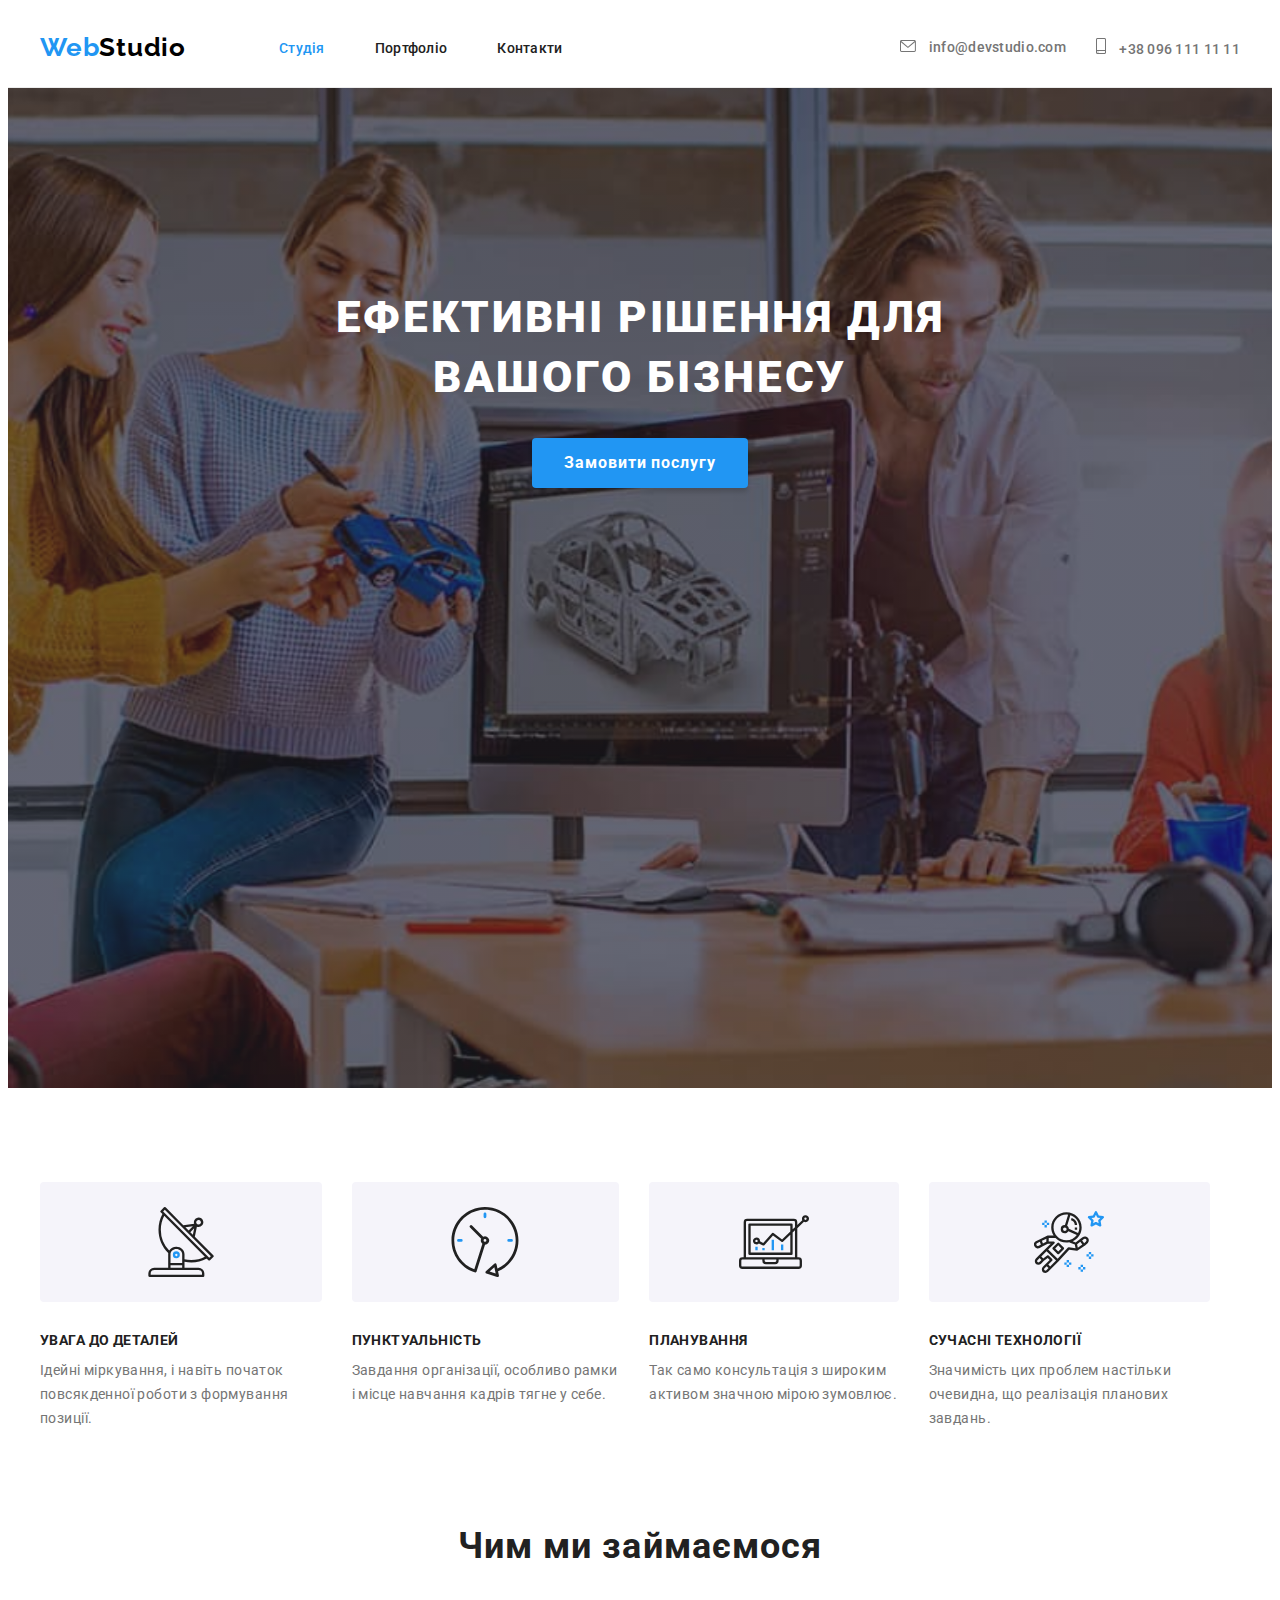
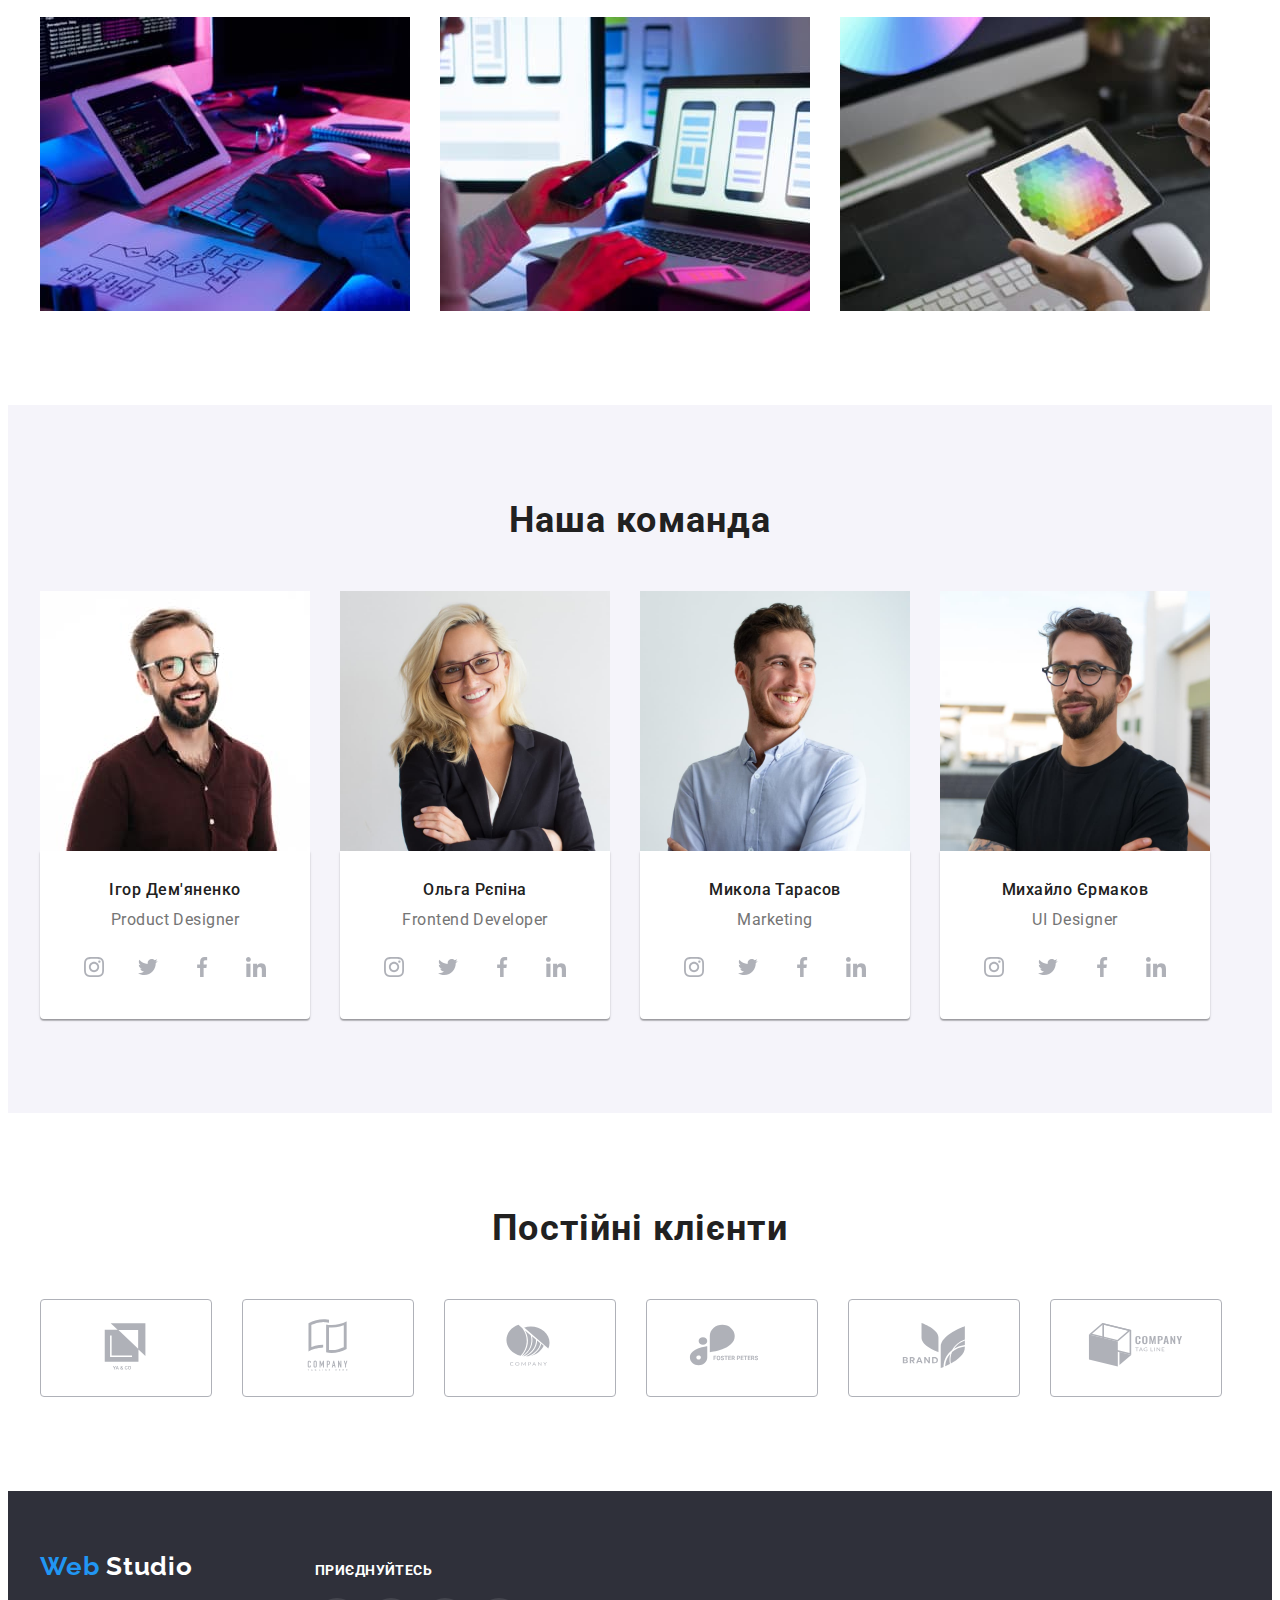
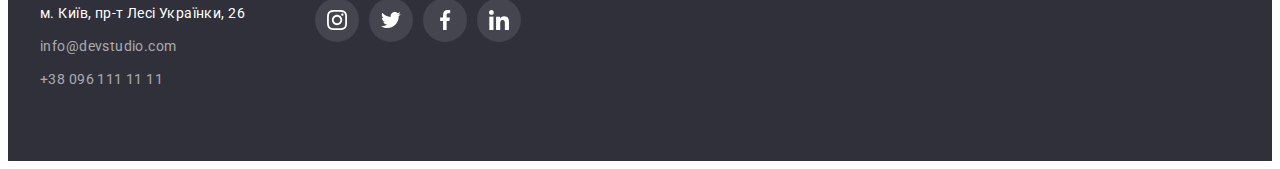
<file: index.html>
<!DOCTYPE html>
<html lang="uk">
  <head>
    <meta charset="UTF-8" />
    <meta http-equiv="X-UA-Compatible" content="IE=edge" />
    <meta name="viewport" content="width=device-width, initial-scale=1.0" />
    <title><hw-04></title>
    <link rel="preconnect" href="https://fonts.googleapis.com" />
    <link rel="preconnect" href="https://fonts.gstatic.com" crossorigin />
    <link
      href="https://fonts.googleapis.com/css2?family=Raleway:wght@700&family=Roboto:wght@400;500;700;900&display=swap"
      rel="stylesheet"
    />
    <link
      rel="stylesheet"
      href="https://cdnjs.cloudflare.com/ajax/libs/modern-normalize/1.0.0/modern-normalize.min.css"
      integrity="sha512-ISS7cAi1PEhQ8jnbJpJZMd29NlhNj4AWYyLOSp2CE/CsHxTCu+r+t0D2yoJudVrd0/8fTVPUVDzY5Tvli75u/g=="
      crossorigin="anonymous"
    />
    <link rel="stylesheet" href="./css/styles.css" />
  </head>

  <body>
    <header>
      <div class="container">
        <div class="header-page">
          <nav class="menu-nav">
            <a href="/" class="logo"><span class="accent">Web</span>Studio</a>
            <ul class="site-nav">
              <li class="item">
                <a href="./index.html" class="link current">Студія</a>
              </li>
              <li class="item">
                <a href="./portfolio.html" class="link">Портфоліо</a>
              </li>
              <li class="item">
                <a href="#" class="link">Контакти</a>
              </li>
            </ul>
          </nav>

          <ul class="contact-data">
            <li class="email">
              <a href="mailto:info@devstudio.com" class="envelope-link">
                                         
              <svg class="envelope" width="16px" height="12px">
                <use href="./img/icons.svg#icon-envelope"></use>
              </svg> info@devstudio.com</a>               
                               
            </li>
            <li class="tel"> 
              <a href="tel:+380961111111" class="smartphone-link">          
              <svg class="smartphone" width="10px" height="16px">
                <use href="./img/icons.svg#icon-smartphone"></use>
              </svg>
          +38 096 111 11 11</a>
            </li>
          </ul>
        </div>
      </div>
    </header>

    <main>
      <section class="hero">
        <div class="container">
          <h1 class="hero-title">Ефективні рішення для вашого бізнесу</h1>
          <button type="button" class="button">Замовити послугу</button>
        </div>
      </section>

      <section class="section fearure">
        <div class="container">
          <ul class="fearure-list">
            <li class="fearure-item">
              <div class="icon-fearure">
                <svg width="70px" height="70px">
                  <use href="./img/icons.svg#icon-antenna"></use>
                </svg>
              </div>
              <h3 class="fearures-title">УВАГА ДО ДЕТАЛЕЙ</h3>
              <p class="fearures-text">
                Ідейні міркування, i навіть початок повсякденної роботи з
                формування позиції.
              </p>
            </li>
            <li class="fearure-item">
              <div class="icon-fearure">
                <svg width="70px" height="70px">
                  <use href="./img/icons.svg#icon-clock"></use>
                </svg>
              </div>
              <h3 class="fearures-title">ПУНКТУАЛЬНІСТЬ</h3>
              <p class="fearures-text">
                Завдання організації, особливо рамки i місце навчання кадрів
                тягне у себе.
              </p>
            </li>

            <li class="fearure-item">
              <div class="icon-fearure">
                <svg width="70px" height="70px">
                  <use href="./img/icons.svg#icon-diagram"></use>
                </svg>
              </div>
              <h3 class="fearures-title">ПЛАНУВАННЯ</h3>
              <p class="fearures-text">
                Так само консультація з широким активом значною мірою зумовлює.
              </p>
            </li>
            <li class="fearure-item">
              <div class="icon-fearure">
                <svg width="70px" height="70px">
                  <use href="./img/icons.svg#icon-astronaut"></use>
                </svg>
              </div>
              <h3 class="fearures-title">СУЧАСНІ ТЕХНОЛОГІЇ</h3>
              <p class="fearures-text">
                Значимість цих проблем настільки очевидна, що реалізація
                планових завдань.
              </p>
            </li>
          </ul>
        </div>
      </section>
      <section class="section work">
        <div class="container">
          <h2 class="section-title">Чим ми займаємося</h2>
          <ul class="work-list">
            <li class="item">
              <img src="./img/box-1.jpg" alt="Розробка сайту" width="370" />
            </li>
            <li class="item">
              <img
                src="./img/box-2.jpg"
                alt="Створення мобільної версії"
                width="370"
              />
            </li>
            <li class="item">
              <img src="./img/box-3.jpg" alt="Веб-дизайн" width="370" />
            </li>
          </ul>
        </div>
      </section>
      <section class="section team">
        <div class="container">
          <h2 class="section-title">Наша команда</h2>
          <ul class="team-list">
            <li class="item">
              <img
                src="./img/team-card-1.jpg"
                alt="Ігор Дем'яненко"
                width="270"
              />
              <div class="team-person">
                <h3 class="team-name">Ігор Дем'яненко</h3>
                <p class="team-speciality">Product Designer</p>
                <ul class="social-links">
                  <li class="social-link">
                    <a href="#" class="person-social-link">
                    <svg width="20" height="20">
                      <use href="./img/icons.svg#icon-instagram"></use>
                    </svg>
                    </a>
                  </li>
                  <li class="social-link">
                    <a href="#" class="person-social-link">
                    <svg width="20" height="20">
                      <use href="./img/icons.svg#icon-twitter"></use>
                    </svg>
                  </a>
                  </li>
                  <li class="social-link">
                    <a href="#" class="person-social-link">
                    <svg width="20" height="20">
                      <use href="./img/icons.svg#icon-facebook"></use>
                    </svg>
                  </a>
                  </li>
                  <li class="social-link">
                    <a href="#" class="person-social-link">
                    <svg width="20" height="20">
                      <use href="./img/icons.svg#icon-linkedin"></use>
                    </svg>
                  </a>
                  </li>
                </ul>
              </div>
            </li>
            <li class="item">
              <img src="./img/team-card-2.jpg" alt="Ольга Рєпіна" width="270" />
              <div class="team-person">
                <h3 class="team-name">Ольга Рєпіна</h3>
                <p class="team-speciality">Frontend Developer</p>
                <ul class="social-links">
                  <li class="social-link">
                    <a href="#" class="person-social-link">
                    <svg width="20" height="20">
                      <use href="./img/icons.svg#icon-instagram"></use>
                    </svg>
                    </a>
                  </li>
                  <li class="social-link">
                    <a href="#" class="person-social-link">
                    <svg width="20" height="20">
                      <use href="./img/icons.svg#icon-twitter"></use>
                    </svg>
                  </a>
                  </li>
                  <li class="social-link">
                    <a href="#" class="person-social-link">
                    <svg width="20" height="20">
                      <use href="./img/icons.svg#icon-facebook"></use>
                    </svg>
                  </a>
                  </li>
                  <li class="social-link">
                    <a href="#" class="person-social-link">
                    <svg width="20" height="20">
                      <use href="./img/icons.svg#icon-linkedin"></use>
                    </svg>
                  </a>
                  </li>
                </ul>
              </div>
            </li>
            <li class="item">
              <img
                src="./img/team-card-3.jpg"
                alt="Микола Тарасов"
                width="270"
              />
              <div class="team-person">
                <h3 class="team-name">Микола Тарасов</h3>
                <p class="team-speciality">Marketing</p>
                <ul class="social-links">
                  <li class="social-link">
                    <a href="#" class="person-social-link">
                    <svg width="20" height="20">
                      <use href="./img/icons.svg#icon-instagram"></use>
                    </svg>
                    </a>
                  </li>
                  <li class="social-link">
                    <a href="#" class="person-social-link">
                    <svg width="20" height="20">
                      <use href="./img/icons.svg#icon-twitter"></use>
                    </svg>
                  </a>
                  </li>
                  <li class="social-link">
                    <a href="#" class="person-social-link">
                    <svg width="20" height="20">
                      <use href="./img/icons.svg#icon-facebook"></use>
                    </svg>
                  </a>
                  </li>
                  <li class="social-link">
                    <a href="#" class="person-social-link">
                    <svg width="20" height="20">
                      <use href="./img/icons.svg#icon-linkedin"></use>
                    </svg>
                  </a>
                  </li>
                </ul>
              </div>
            </li>
            <li class="item">
              <img
                src="./img/team-card-4.jpg"
                alt="Михайло Єрмаков"
                width="270"
              />
              <div class="team-person">
                <h3 class="team-name">Михайло Єрмаков</h3>
                <p class="team-speciality">UI Designer</p>
                <ul class="social-links">
                  <li class="social-link">
                    <a href="#" class="person-social-link">
                    <svg width="20" height="20">
                      <use href="./img/icons.svg#icon-instagram"></use>
                    </svg>
                    </a>
                  </li>
                  <li class="social-link">
                    <a href="#" class="person-social-link">
                    <svg width="20" height="20">
                      <use href="./img/icons.svg#icon-twitter"></use>
                    </svg>
                  </a>
                  </li>
                  <li class="social-link">
                    <a href="#" class="person-social-link" >
                    <svg width="20" height="20">
                      <use href="./img/icons.svg#icon-facebook"></use>
                      
                    </svg>
                  </a>
                  </li>
                  <li class="social-link">
                    <a href="#" class="person-social-link">
                    <svg width="20" height="20">
                      <use href="./img/icons.svg#icon-linkedin"></use>
                    </svg>
                  </a>
                  </li>
                </ul>
              </div>
            </li>
          </ul>
        </div>
      </section>
      <section class="section">
        <div class="container">
          <h2 class="section-title">Постійні клієнти</h2>
          <ul class="client-list">
            
            <li class="client">
              <a href="#" class="client-company">
              <div class="client-logo">
              <svg width="106" height="60">
                <use href="./img/icons.svg#icon-client-1"></use>
              </svg>
            </div>
          </a>
            </li>
            <li class="client">
              <a href="#" class="client-company">
                <div class="client-logo">
              <svg width="106" height="60">
                <use href="./img/icons.svg#icon-client-2"></use>
              </svg>
            </div>
          </a>
            </li>
            <li class="client">
              <a href="#" class="client-company">
                <div class="client-logo">
              <svg width="106" height="60">
                <use href="./img/icons.svg#icon-client-3"></use>
              </svg>
            </li>
            <li class="client">
              <a href="#" class="client-company">
                <div class="client-logo">
              <svg width="106" height="60">
                <use href="./img/icons.svg#icon-client-4"></use>
              </svg>
            </div>
          </a>
            </li>
            <li class="client">
              <a href="#" class="client-company">
                <div class="client-logo">
              <svg width="106" height="60">
                <use href="./img/icons.svg#icon-client-5"></use>
              </svg>
            </div>
          </a>
            </li>
            <li class="client">
              <a href="#" class="client-company">
                <div class="client-logo">
              <svg width="106" height="60">
                <use href="./img/icons.svg#icon-client-6"></use>
              </svg>
            </div>
          </a>
            </li>
          </ul>   


    </main>

    <footer>
      <div class="container">
        <div class="footer-page">
        <div class="footer-logo-address">
          <a href="/" class="logo"
            ><span class="accent">Web</span>
            <span class="logo-studio">Studio</span>
          </a>
        
        
          <address>
            <ul class="address">
              <li class="item-address">м. Київ, пр-т Лесі Українки, 26</li>
              <li class="item-address">
                <a href="mailto:info@devstudio.com" class="address-email"
                  >info@devstudio.com</a
                >
              </li>
              <li class="item-address">
                <a href="tel:+380961111111" class="address-tel"
                  >+38 096 111 11 11</a
                >
              </li>
            </ul>
          </address>
        </div>
        <div class="social-join">
        <p class="join">Приєднуйтесь</p>
        <ul class="footer-social-links">
          <li class="footer-social-link">
            <a href="#" class="join-social-link">
            <svg width="20" height="20">
              <use href="./img/icons.svg#icon-instagram"></use>
            </svg>
            </a>
          </li>
          <li class="footer-social-link">
            <a href="#" class="join-social-link">
            <svg width="20" height="20">
              <use href="./img/icons.svg#icon-twitter"></use>
            </svg>
          </a>
          </li>
          <li class="footer-social-link">
            <a href="#" class="join-social-link">
            <svg width="20" height="20">
              <use href="./img/icons.svg#icon-facebook"></use>
            </svg>
          </a>
          </li>
          <li class="footer-social-link">
            <a href="#" class="join-social-link">
            <svg width="20" height="20">
              <use href="./img/icons.svg#icon-linkedin"></use>
            </svg>
          </a>
          </li>
        </ul>

      </div>
      </div>
    </div>
    </footer>
  </body>
</html>
</file>
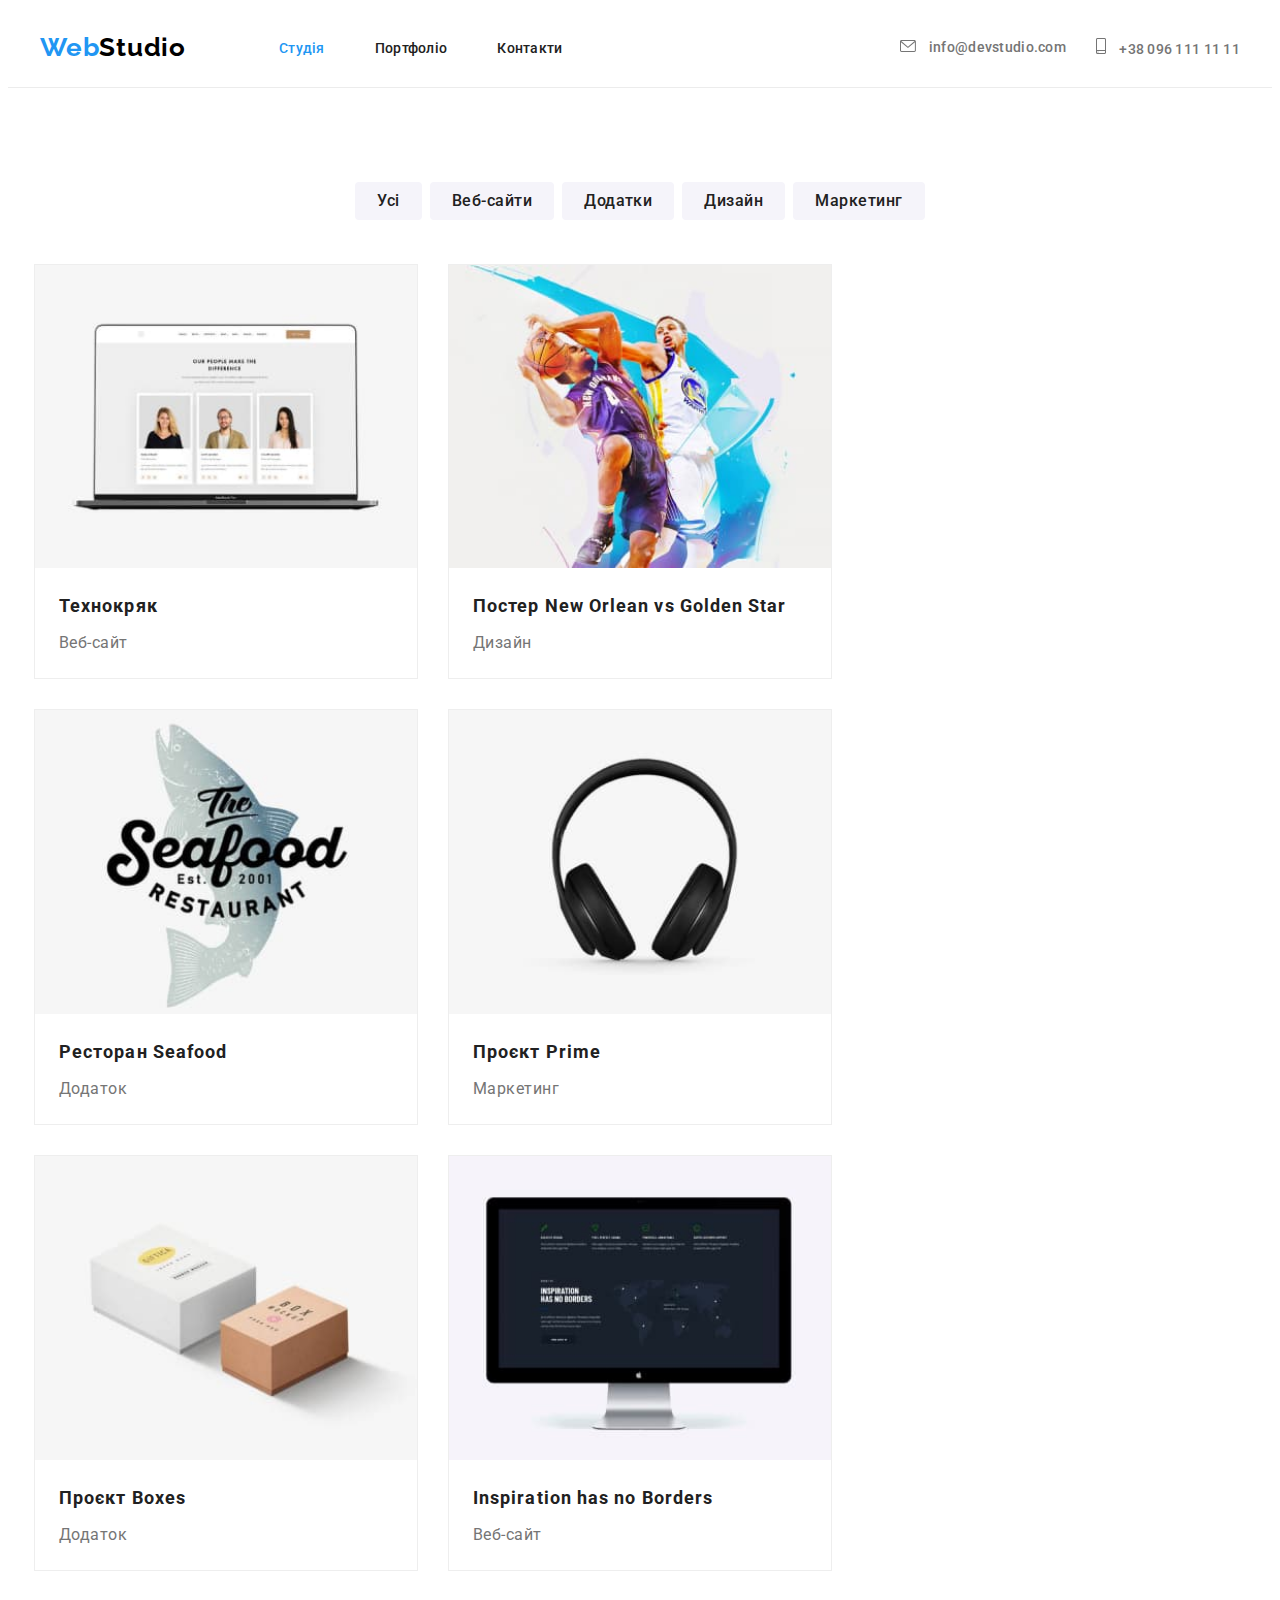
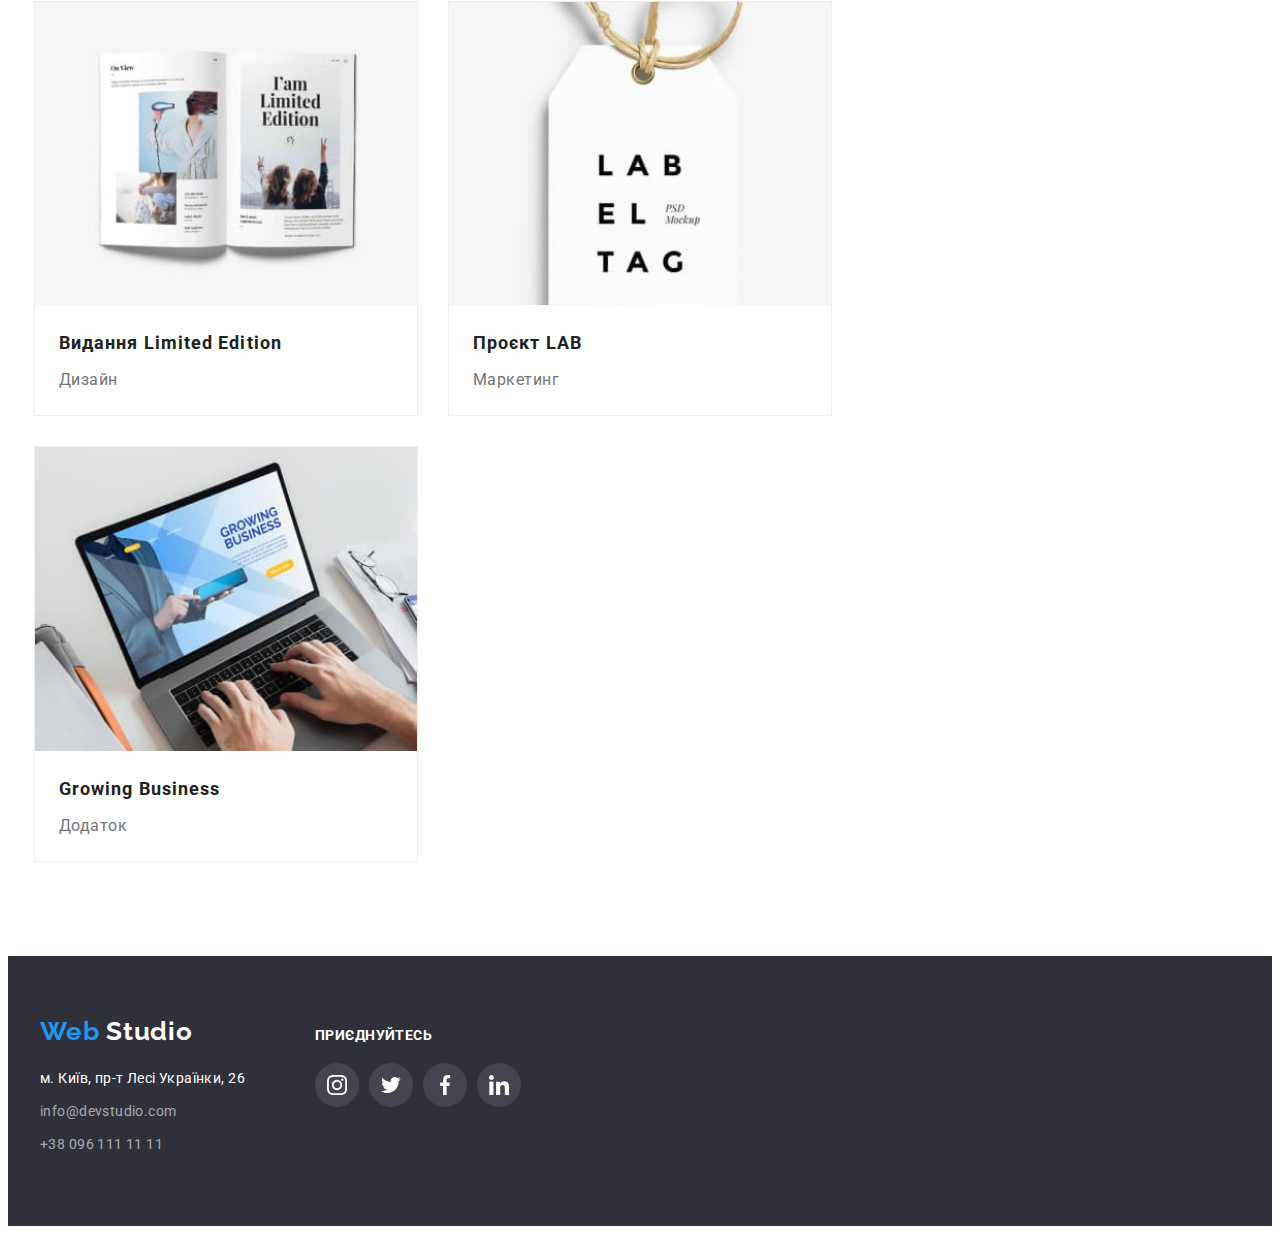
<file: portfolio.html>
<!DOCTYPE html>
<html lang="uk">
  <head>
    <meta charset="UTF-8" />
    <meta http-equiv="X-UA-Compatible" content="IE=edge" />
    <meta name="viewport" content="width=device-width, initial-scale=1.0" />
    <title><hw-04></title>
    <link rel="preconnect" href="https://fonts.googleapis.com" />
    <link rel="preconnect" href="https://fonts.gstatic.com" crossorigin />
    <link
      href="https://fonts.googleapis.com/css2?family=Raleway:wght@700&family=Roboto:wght@400;500;700;900&display=swap"
      rel="stylesheet"
    />
    <link
      rel="stylesheet"
      href="https://cdnjs.cloudflare.com/ajax/libs/modern-normalize/1.0.0/modern-normalize.min.css"
      integrity="sha512-ISS7cAi1PEhQ8jnbJpJZMd29NlhNj4AWYyLOSp2CE/CsHxTCu+r+t0D2yoJudVrd0/8fTVPUVDzY5Tvli75u/g=="
      crossorigin="anonymous"
    />
    <link rel="stylesheet" href="./css/styles.css" />
  </head>

  <body>
    <header>
      <div class="container">
        <div class="header-page">
          <nav class="menu-nav">
            <a href="/" class="logo"><span class="accent">Web</span>Studio</a>
            <ul class="site-nav">
              <li class="item">
                <a href="./index.html" class="link current">Студія</a>
              </li>
              <li class="item">
                <a href="./portfolio.html" class="link">Портфоліо</a>
              </li>
              <li class="item">
                <a href="#" class="link">Контакти</a>
              </li>
            </ul>
          </nav>

          <ul class="contact-data">
            <li class="email">
              <a href="mailto:info@devstudio.com" class="envelope-link">
                <svg class="envelope" width="16px" height="12px">
                  <use href="./img/icons.svg#icon-envelope"></use>
                </svg>
                info@devstudio.com</a
              >
            </li>
            <li class="tel">
              <a href="tel:+380961111111" class="smartphone-link">
                <svg class="smartphone" width="10px" height="16px">
                  <use href="./img/icons.svg#icon-smartphone"></use>
                </svg>
                +38 096 111 11 11</a
              >
            </li>
          </ul>
        </div>
      </div>
    </header>

    <main>
      <section class="projects">
        <div class="container">
          <div class="menu-filters">
            <ul class="filters">
              <li class="filters-item">
                <button type="button" class="filters-button">Усі</button>
              </li>
              <li class="filters-item">
                <button type="button" class="filters-button">Веб-сайти</button>
              </li>
              <li class="filters-item">
                <button type="button" class="filters-button">Додатки</button>
              </li>
              <li class="filters-item">
                <button type="button" class="filters-button">Дизайн</button>
              </li>
              <li class="filters-item">
                <button type="button" class="filters-button">Маркетинг</button>
              </li>
            </ul>
          </div>

          <ul class="project-set">
            <li class="project">
              <img src="./img/project-1.jpg" alt="Веб-сайт Технокряк" width:
              370; />
              <div class="project-content">
                <h2 class="project-title">Технокряк</h2>
                <p class="project-description">Веб-сайт</p>
              </div>
            </li>
            <li class="project">
              <img src="./img/project-2.jpg" alt="Дизайн Постер" width: 370; />
              <div class="project-content">
                <h2 class="project-title">Постер New Orlean vs Golden Star</h2>
                <p class="project-description">Дизайн</p>
              </div>
            </li>
            <li class="project">
              <img src="./img/project-3.jpg" alt="Додаток Ресторан" width: 370;
              />
              <div class="project-content">
                <h2 class="project-title">Ресторан Seafood</h2>
                <p class="project-description">Додаток</p>
              </div>
            </li>
            <li class="project">
              <img src="./img/project-4.jpg" alt="Маркетинг Проект" width: 370;
              />
              <div class="project-content">
                <h2 class="project-title">Проєкт Prime</h2>
                <p class="project-description">Маркетинг</p>
              </div>
            </li>
            <li class="project">
              <img src="./img/project-5.jpg" alt="Додаток Проект" width: 370; />
              <div class="project-content">
                <h2 class="project-title">Проєкт Boxes</h2>
                <p class="project-description">Додаток</p>
              </div>
            </li>
            <li class="project">
              <img src="./img/project-6.jpg" alt="Веб-сайт Inspiration" width:
              370; />
              <div class="project-content">
                <h2 class="project-title">Inspiration has no Borders</h2>
                <p class="project-description">Веб-сайт</p>
              </div>
            </li>
            <li class="project">
              <img src="./img/project-7.jpg" alt="Дизайн Видання" width: 370; />
              <div class="project-content">
                <h2 class="project-title">Видання Limited Edition</h2>
                <p class="project-description">Дизайн</p>
              </div>
            </li>
            <li class="project">
              <img src="./img/project-8.jpg" alt="Маркетинг Проект" width: 370;
              />
              <div class="project-content">
                <h2 class="project-title">Проєкт LAB</h2>
                <p class="project-description">Маркетинг</p>
              </div>
            </li>
            <li class="project">
              <img src="./img/project-9.jpg" alt="Додаток Бізнес" width: 370; />
              <div class="project-content">
                <h2 class="project-title">Growing Business</h2>
                <p class="project-description">Додаток</p>
              </div>
            </li>
          </ul>
        </div>
      </section>
    </main>

    <footer>
      <div class="container">
        <div class="footer-page">
          <div class="footer-logo-address">
            <a href="/" class="logo"
              ><span class="accent">Web</span>
              <span class="logo-studio">Studio</span>
            </a>

            <address>
              <ul class="address">
                <li class="item-address">м. Київ, пр-т Лесі Українки, 26</li>
                <li class="item-address">
                  <a href="mailto:info@devstudio.com" class="address-email"
                    >info@devstudio.com</a
                  >
                </li>
                <li class="item-address">
                  <a href="tel:+380961111111" class="address-tel"
                    >+38 096 111 11 11</a
                  >
                </li>
              </ul>
            </address>
          </div>
          <div class="social-join">
            <p class="join">Приєднуйтесь</p>
            <ul class="footer-social-links">
              <li class="footer-social-link">
                <a href="#" class="join-social-link">
                  <svg width="20" height="20">
                    <use href="./img/icons.svg#icon-instagram"></use>
                  </svg>
                </a>
              </li>
              <li class="footer-social-link">
                <a href="#" class="join-social-link">
                  <svg width="20" height="20">
                    <use href="./img/icons.svg#icon-twitter"></use>
                  </svg>
                </a>
              </li>
              <li class="footer-social-link">
                <a href="#" class="join-social-link">
                  <svg width="20" height="20">
                    <use href="./img/icons.svg#icon-facebook"></use>
                  </svg>
                </a>
              </li>
              <li class="footer-social-link">
                <a href="#" class="join-social-link">
                  <svg width="20" height="20">
                    <use href="./img/icons.svg#icon-linkedin"></use>
                  </svg>
                </a>
              </li>
            </ul>
          </div>
        </div>
      </div>
    </footer>
  </body>
</html>
</file>
<file: css/styles.css>
:root {
  --primary-text-color: #757575;
  --title-text-color: #212121;
  --accent-color: #2196f3;
  --primary-white-color: #fff;
}

body {
  background-color: var(--primary-white-color);
  color: var(--primary-text-color);
  font-family: "Roboto", sans-serif;
}
.container {
  width: 1200px;
  padding-left: 15px;
  padding-right: 15px;
  margin: 0 auto;
}

h2,
h3 {
  color: var(--title-text-color);
}
h1,
h2,
h3,
p,
ul {
  margin-left: 0;
  margin-right: 0;
  margin-top: 0;
  margin-bottom: 0;
}
section {
  padding-top: 94px;
  padding-bottom: 94px;
}
img {
  display: block;
  min-width: 100%;
  height: auto;
}
header {
  background-color: var(--primary-white-color);
  border-bottom: 1px solid #ececec;
  padding-top: 24px;
  padding-bottom: 24px;
}
.header-page {
  display: flex;
}

.menu-nav {
  display: flex;
  align-items: center;
}
.site-nav {
  display: flex;
  margin-left: 93px;
}
.site-nav .item {
  margin-right: 50px;
}
.site-nav .item:last-child {
  margin-right: 0;
}

.logo,
.accent {
  color: #000;
  font-family: "Raleway";
  font-weight: 700;
  font-size: 26px;
  line-height: 1.19;
  letter-spacing: 0.03em;
  text-decoration: none;
}

.accent {
  color: var(--accent-color);
}
ul {
  list-style: none;
  padding-left: 0;
}

.site-nav a {
  color: var(--title-text-color);
  font-weight: 500;
  font-size: 14px;
  line-height: 1.2;
  letter-spacing: 0.02em;
}
.site-nav .link:hover,
.site-nav .link:focus {
  color: var(--accent-color);
}
.site-nav .link.current {
  color: var(--accent-color);
}
a {
  text-decoration: none;
}

.tel,
.email {
  color: var(--primary-text-color);
  font-weight: 500;
  font-size: 14px;
  line-height: 1.2;
  letter-spacing: 0.02em;
}

.envelope-link:hover,
.envelope-link:focus,
.smartphone-link:hover,
.smartphone-link:focus {
  color: var(--accent-color);
  fill: var(--accent-color);
}
.email {
  margin-right: 30px;
}
.envelope,
.smartphone {
  margin-right: 10px;
}

.envelope-link,
.smartphone-link {
  fill: var(--primary-text-color);
  color: var(--primary-text-color);
}
.link-contact {
  margin-left: 10px;
}
.person-social-link {
  fill: #afb1b8;
  display: flex;
  width: 44px;
  height: 44px;
  align-items: center;
  justify-content: center;
  border-radius: 100%;
}

.person-social-link:hover,
.person-social-link:focus {
  fill: var(--primary-white-color);
  background-color: var(--accent-color);
}

.join-social-link {
  display: flex;
  width: 44px;
  height: 44px;
  align-items: center;
  justify-content: center;
  fill: var(--primary-white-color);
  border-radius: 100%;
  background-color: rgba(255, 255, 255, 0.1);
}

.join-social-link:hover,
.join-social-link:focus {
  fill: var(--primary-white-color);
  background-color: var(--accent-color);
}

.email .link-contact {
  margin-right: 50px;
}
.contact-data {
  display: flex;
  margin-right: 0;
  margin-left: 0;
  align-items: center;
  margin-left: auto;
}

.hero {
  background: #2f303a;
  text-align: center;
  display: flex;
  padding-top: 200px;
  padding-bottom: 200px;
  height: 600px;
  max-width: 1600px;
  margin-left: auto;
  margin-right: auto;
  background-image: linear-gradient(
      rgba(47, 48, 58, 0.4),
      rgba(47, 48, 58, 0.4)
    ),
    url("../img/hero.jpg");
  background-position: center;
  background-size: cover;
  background-repeat: no-repeat;
}
.hero-title {
  color: var(--primary-white-color);
  font-weight: 900;
  font-size: 44px;
  line-height: 1.36;
  letter-spacing: 0.06em;
  text-transform: uppercase;
  max-width: 696px;
  margin-left: auto;
  margin-right: auto;

  text-align: center;
  padding-bottom: 30px;
}
.button {
  font-family: inherit;
  font-weight: 700;
  font-size: 16px;
  line-height: 1.88;
  align-items: center;
  letter-spacing: 0.06em;
  color: var(--primary-white-color);
  background-color: var(--accent-color);
  cursor: pointer;
  box-shadow: 0px 4px 4px rgba(0, 0, 0, 0.15);
  border-radius: 4px;
  padding: 10px 32px;
  min-width: 216px;
  border: 0;
}
.button:active {
  background-color: #188ce8;
}
.fearure {
  background-color: var(--primary-white-color);
}
.icon-fearure {
  display: flex;
  align-items: center;
  justify-content: center;
  background-color: #f5f4fa;
  height: 120px;
  border-radius: 4px;
  margin-bottom: 30px;
}

.fearure-list {
  display: flex;
  padding-left: 0;
}
.fearure-list .item {
  width: 270px;
  margin-left: 15px;
  margin-right: 15px;
}
.fearure-list .item:first-child {
  margin-left: 0;
}
.fearure-list .item:last-child {
  margin-right: 0;
}

.fearures-title {
  font-size: 14px;
  line-height: 1.2;
  letter-spacing: 0.03em;
  text-transform: uppercase;
}
.fearures-text {
  font-size: 14px;
  line-height: 1.71;
  letter-spacing: 0.03em;
  margin-top: 10px;
}
.section-title {
  font-size: 36px;
  line-height: 1.17;
  text-align: center;
  letter-spacing: 0.03em;
}
.work {
  padding-top: 0;
}
.work-list,
.team-list,
.client-list {
  display: flex;
  margin-top: 50px;
}
.work-list .item,
.team-list .item {
  margin-left: 15px;
  margin-right: 15px;
}
.work-list .item:first-child,
.team-list .item:first-child {
  margin-left: 0;
}
.work-list .item:last-child,
.team-list .item:last-child {
  margin-right: 0;
}

.team-name {
  font-weight: 500;
  font-size: 16px;
  line-height: 1.18;
  letter-spacing: 0.03em;
  text-align: center;
  padding-bottom: 10px;
}
.team-speciality {
  font-size: 16px;
  line-height: 1.19;
  letter-spacing: 0.03em;
  text-align: center;
}
.team-person {
  padding-top: 30px;
  padding-right: 32px;
  padding-left: 32px;
  padding-bottom: 30px;
  background-color: var(--primary-white-color);
  box-shadow: 0px 1px 3px rgba(0, 0, 0, 0.12), 0px 1px 1px rgba(0, 0, 0, 0.14),
    0px 2px 1px rgba(0, 0, 0, 0.2);
  border-radius: 0px 0px 4px 4px;
}
.social-links {
  display: flex;
  margin-top: 16px;
}
.social-link {
  margin-right: 10px;
}
.social-link:last-child {
  margin-right: 0;
}
.fearure-item {
  margin-right: 30px;
}
.team {
  background: #f5f4fa;
}

/* Наші клієнти */
.client-logo {
  padding: 16px 32px;
  border: 1px solid;
  border-radius: 4px;
  color: #afb1b8;
}
.client {
  margin-right: 30px;
}
.client:last-child {
  margin-right: 0;
}
.client-company {
  fill: #afb1b8;
}

.client-logo:hover,
.client-logo:focus {
  color: var(--accent-color);
}
.client-company:hover,
.client-company:focus {
  fill: var(--accent-color);
  color: var(--accent-color);
}
/* Футер */
footer {
  background-color: #2f303a;
  padding-top: 60px;
  padding-bottom: 60px;
}
.footer-page {
  display: flex;
  align-items: baseline;
}

.logo-studio {
  color: var(--primary-white-color);
}
address {
  margin-top: 20px;
}
address,
.address-email,
.address-tel {
  font-style: normal;
  font-size: 14px;
  line-height: 1.71;
  letter-spacing: 0.03em;
  color: var(--primary-white-color);
}

.address-email,
.address-tel {
  color: rgba(255, 255, 255, 0.6);
}
.item-address {
  margin-bottom: 9px;
}
.footer-social-links {
  display: flex;
}
.join {
  font-weight: 700;
  font-size: 14px;
  line-height: 16px;
  letter-spacing: 0.03em;
  text-transform: uppercase;
  color: var(--primary-white-color);
  margin-bottom: 20px;
}
.footer-logo-address {
  margin-right: 70px;
}
.footer-social-link {
  margin-right: 10px;
}
.footer-social-link:last-child {
  margin-right: 0;
}

/* Портфоліо */

main {
  background-color: var(--primary-white-color);
}
.filters {
  background-color: var(--primary-white-color);
  display: flex;
}
.menu-filters {
  display: flex;
  justify-content: center;
  margin-bottom: 50px;
}

.filters-item {
  margin-right: 8px;
}

.filters-button {
  font-family: inherit;
  cursor: pointer;
  color: var(--title-text-color);
  font-weight: 500;
  font-size: 16px;
  line-height: 1.62;
  text-align: center;
  letter-spacing: 0.03em;
  border: 0;
  padding: 6px 22px;
  background: #f5f4fa;
  border-radius: 4px;
}
.filters-item:last-child {
  margin-right: 0;
}
.filters-button:hover,
.filters-button:focus {
  background-color: var(--accent-color);
  color: var(--primary-white-color);
  box-shadow: 0px 3px 1px rgba(0, 0, 0, 0.1), 0px 1px 2px rgba(0, 0, 0, 0.08),
    0px 2px 2px rgba(0, 0, 0, 0.12);
}
.project-set {
  display: flex;
  flex-wrap: wrap;
  margin-top: -36px;
  margin-left: -36px;
}
.project-set > .project {
  background: var(--primary-white-color);
  border: 1px solid #eeeeee;
  flex-basis: calc(100% / 3 - 30px);
  margin-top: 30px;
  margin-left: 30px;
}
.project:hover {
  box-shadow: 0px 1px 1px rgba(0, 0, 0, 0.12), 0px 4px 4px rgba(0, 0, 0, 0.06),
    1px 4px 6px rgba(0, 0, 0, 0.16);
}
.project-content {
  padding: 20px 24px;
}

.project-title {
  font-size: 18px;
  line-height: 2;
  letter-spacing: 0.06em;
  padding-bottom: 4px;
}
.project-description {
  font-size: 16px;
  line-height: 1.88;
  letter-spacing: 0.03em;
}
</file>
